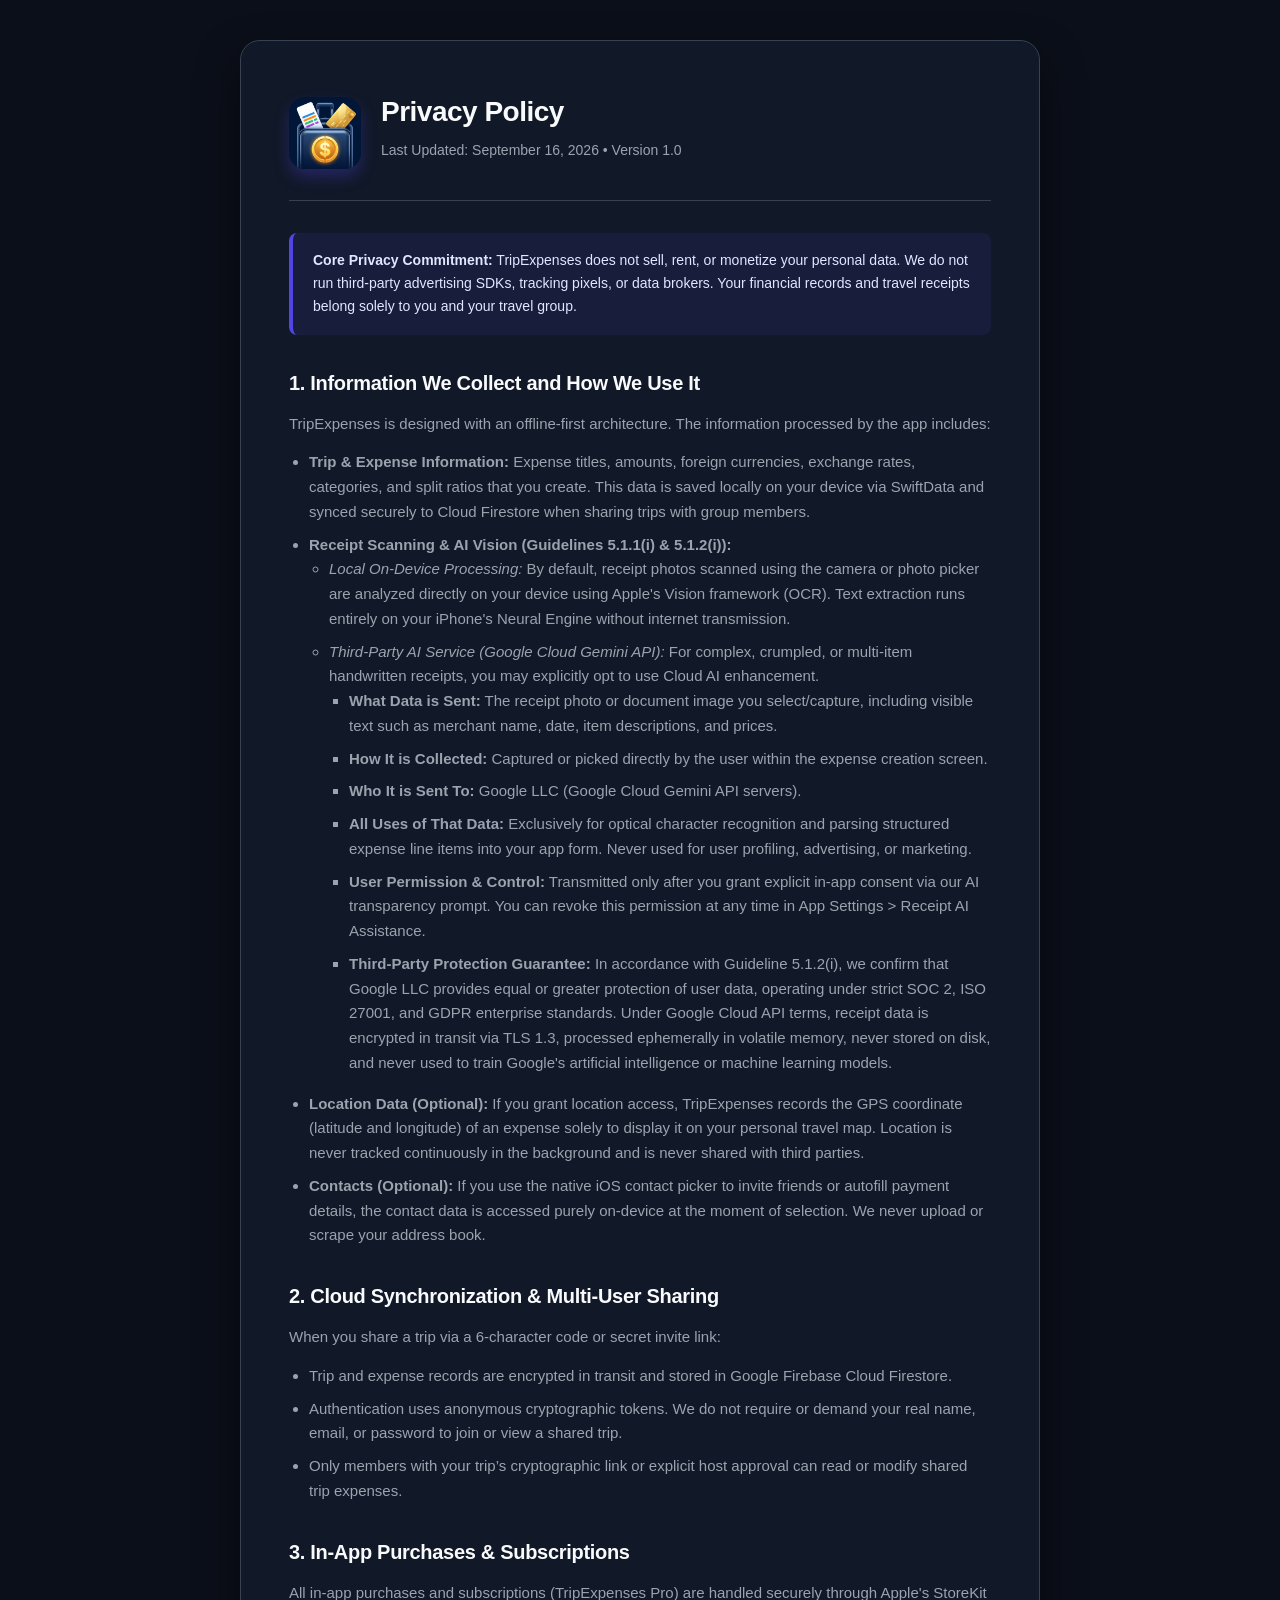
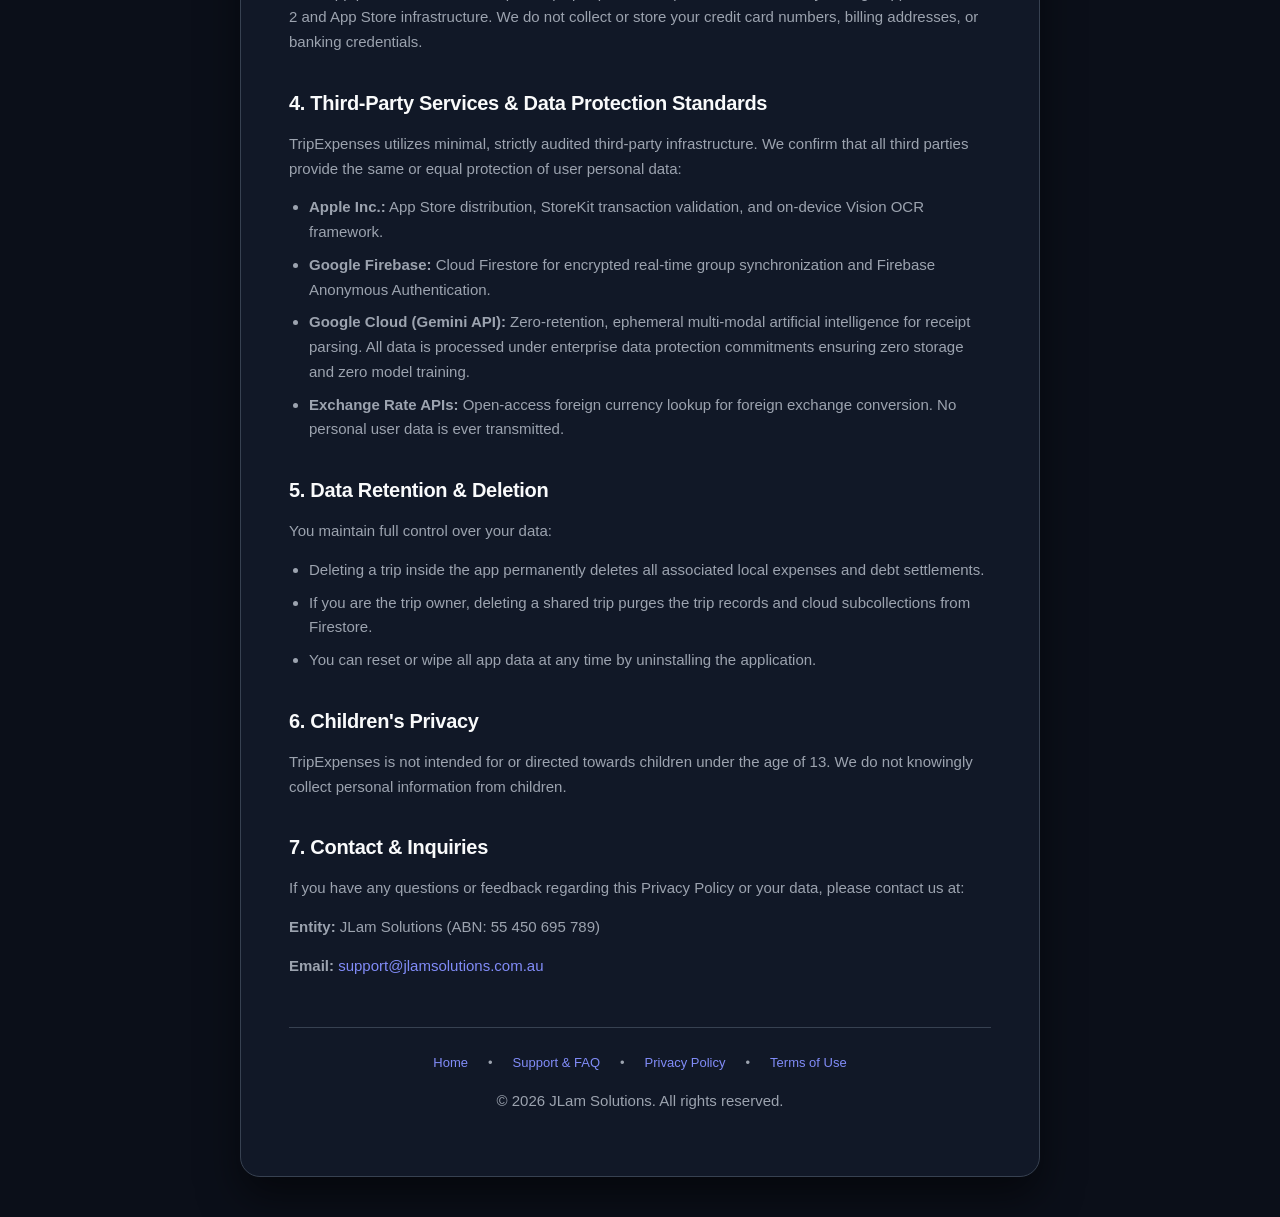
<file: privacy.html>
<!DOCTYPE html>
<html lang="en">
<head>
    <meta charset="UTF-8">
    <meta name="viewport" content="width=device-width, initial-scale=1.0">
    <title>Privacy Policy - TripExpenses</title>
    <link rel="icon" type="image/png" href="app-icon.png">
    <style>
        :root {
            --primary: #4F46E5;
            --primary-dark: #3730A3;
            --bg: #0B0F19;
            --surface: #111827;
            --surface-card: #1F2937;
            --text-main: #F9FAFB;
            --text-muted: #9CA3AF;
            --border: #374151;
            --accent: #10B981;
        }

        * {
            box-sizing: border-box;
            margin: 0;
            padding: 0;
        }

        body {
            font-family: -apple-system, BlinkMacSystemFont, "SF Pro Display", "SF Pro Text", "Helvetica Neue", sans-serif;
            background-color: var(--bg);
            color: var(--text-main);
            line-height: 1.65;
            padding: 40px 20px;
        }

        .container {
            max-width: 800px;
            margin: 0 auto;
            background: var(--surface);
            border: 1px solid var(--border);
            border-radius: 20px;
            padding: 48px;
            box-shadow: 0 20px 40px rgba(0, 0, 0, 0.5);
        }

        .header {
            display: flex;
            align-items: center;
            gap: 20px;
            margin-bottom: 32px;
            padding-bottom: 24px;
            border-bottom: 1px solid var(--border);
        }

        .header img {
            width: 72px;
            height: 72px;
            border-radius: 16px;
            box-shadow: 0 8px 16px rgba(79, 70, 229, 0.3);
        }

        .header-title h1 {
            font-size: 28px;
            font-weight: 700;
            letter-spacing: -0.5px;
        }

        .header-title p {
            color: var(--text-muted);
            font-size: 14px;
            margin-top: 4px;
        }

        h2 {
            font-size: 20px;
            color: var(--text-main);
            margin-top: 32px;
            margin-bottom: 12px;
            letter-spacing: -0.3px;
        }

        p, li {
            color: var(--text-muted);
            font-size: 15px;
            margin-bottom: 14px;
        }

        ul {
            padding-left: 20px;
            margin-bottom: 16px;
        }

        li {
            margin-bottom: 8px;
        }

        .highlight-box {
            background: rgba(79, 70, 229, 0.1);
            border-left: 4px solid var(--primary);
            padding: 16px 20px;
            border-radius: 8px;
            margin: 24px 0;
        }

        .highlight-box p {
            color: #E0E7FF;
            margin: 0;
            font-size: 14px;
        }

        a {
            color: #818CF8;
            text-decoration: none;
        }

        a:hover {
            text-decoration: underline;
        }

        .footer {
            margin-top: 48px;
            padding-top: 24px;
            border-top: 1px solid var(--border);
            text-align: center;
            color: var(--text-muted);
            font-size: 13px;
        }

        .nav-links {
            display: flex;
            gap: 20px;
            justify-content: center;
            margin-bottom: 16px;
        }

        @media (max-width: 600px) {
            body { padding: 20px 12px; }
            .container { padding: 24px 18px; }
            .header { flex-direction: column; align-items: flex-start; }
        }
    </style>
</head>
<body>

<div class="container">
    <div class="header">
        <img src="app-icon.png" alt="TripExpenses App Icon">
        <div class="header-title">
            <h1>Privacy Policy</h1>
            <p>Last Updated: September 16, 2026 • Version 1.0</p>
        </div>
    </div>

    <div class="highlight-box">
        <p><strong>Core Privacy Commitment:</strong> TripExpenses does not sell, rent, or monetize your personal data. We do not run third-party advertising SDKs, tracking pixels, or data brokers. Your financial records and travel receipts belong solely to you and your travel group.</p>
    </div>

    <h2>1. Information We Collect and How We Use It</h2>
    <p>TripExpenses is designed with an offline-first architecture. The information processed by the app includes:</p>
    <ul>
        <li><strong>Trip & Expense Information:</strong> Expense titles, amounts, foreign currencies, exchange rates, categories, and split ratios that you create. This data is saved locally on your device via SwiftData and synced securely to Cloud Firestore when sharing trips with group members.</li>
        <li><strong>Receipt Scanning & AI Vision (Guidelines 5.1.1(i) & 5.1.2(i)):</strong> 
            <ul>
                <li><em>Local On-Device Processing:</em> By default, receipt photos scanned using the camera or photo picker are analyzed directly on your device using Apple's Vision framework (OCR). Text extraction runs entirely on your iPhone's Neural Engine without internet transmission.</li>
                <li><em>Third-Party AI Service (Google Cloud Gemini API):</em> For complex, crumpled, or multi-item handwritten receipts, you may explicitly opt to use Cloud AI enhancement.
                    <ul>
                        <li><strong>What Data is Sent:</strong> The receipt photo or document image you select/capture, including visible text such as merchant name, date, item descriptions, and prices.</li>
                        <li><strong>How It is Collected:</strong> Captured or picked directly by the user within the expense creation screen.</li>
                        <li><strong>Who It is Sent To:</strong> Google LLC (Google Cloud Gemini API servers).</li>
                        <li><strong>All Uses of That Data:</strong> Exclusively for optical character recognition and parsing structured expense line items into your app form. Never used for user profiling, advertising, or marketing.</li>
                        <li><strong>User Permission & Control:</strong> Transmitted only after you grant explicit in-app consent via our AI transparency prompt. You can revoke this permission at any time in App Settings &gt; Receipt AI Assistance.</li>
                        <li><strong>Third-Party Protection Guarantee:</strong> In accordance with Guideline 5.1.2(i), we confirm that Google LLC provides equal or greater protection of user data, operating under strict SOC 2, ISO 27001, and GDPR enterprise standards. Under Google Cloud API terms, receipt data is encrypted in transit via TLS 1.3, processed ephemerally in volatile memory, never stored on disk, and never used to train Google's artificial intelligence or machine learning models.</li>
                    </ul>
                </li>
            </ul>
        </li>
        <li><strong>Location Data (Optional):</strong> If you grant location access, TripExpenses records the GPS coordinate (latitude and longitude) of an expense solely to display it on your personal travel map. Location is never tracked continuously in the background and is never shared with third parties.</li>
        <li><strong>Contacts (Optional):</strong> If you use the native iOS contact picker to invite friends or autofill payment details, the contact data is accessed purely on-device at the moment of selection. We never upload or scrape your address book.</li>
    </ul>

    <h2>2. Cloud Synchronization & Multi-User Sharing</h2>
    <p>When you share a trip via a 6-character code or secret invite link:</p>
    <ul>
        <li>Trip and expense records are encrypted in transit and stored in Google Firebase Cloud Firestore.</li>
        <li>Authentication uses anonymous cryptographic tokens. We do not require or demand your real name, email, or password to join or view a shared trip.</li>
        <li>Only members with your trip’s cryptographic link or explicit host approval can read or modify shared trip expenses.</li>
    </ul>

    <h2>3. In-App Purchases & Subscriptions</h2>
    <p>All in-app purchases and subscriptions (TripExpenses Pro) are handled securely through Apple's StoreKit 2 and App Store infrastructure. We do not collect or store your credit card numbers, billing addresses, or banking credentials.</p>

    <h2>4. Third-Party Services & Data Protection Standards</h2>
    <p>TripExpenses utilizes minimal, strictly audited third-party infrastructure. We confirm that all third parties provide the same or equal protection of user personal data:</p>
    <ul>
        <li><strong>Apple Inc.:</strong> App Store distribution, StoreKit transaction validation, and on-device Vision OCR framework.</li>
        <li><strong>Google Firebase:</strong> Cloud Firestore for encrypted real-time group synchronization and Firebase Anonymous Authentication.</li>
        <li><strong>Google Cloud (Gemini API):</strong> Zero-retention, ephemeral multi-modal artificial intelligence for receipt parsing. All data is processed under enterprise data protection commitments ensuring zero storage and zero model training.</li>
        <li><strong>Exchange Rate APIs:</strong> Open-access foreign currency lookup for foreign exchange conversion. No personal user data is ever transmitted.</li>
    </ul>

    <h2>5. Data Retention & Deletion</h2>
    <p>You maintain full control over your data:</p>
    <ul>
        <li>Deleting a trip inside the app permanently deletes all associated local expenses and debt settlements.</li>
        <li>If you are the trip owner, deleting a shared trip purges the trip records and cloud subcollections from Firestore.</li>
        <li>You can reset or wipe all app data at any time by uninstalling the application.</li>
    </ul>

    <h2>6. Children's Privacy</h2>
    <p>TripExpenses is not intended for or directed towards children under the age of 13. We do not knowingly collect personal information from children.</p>

    <h2>7. Contact & Inquiries</h2>
    <p>If you have any questions or feedback regarding this Privacy Policy or your data, please contact us at:</p>
    <p><strong>Entity:</strong> JLam Solutions (ABN: 55 450 695 789)</p>
    <p><strong>Email:</strong> <a href="mailto:support@jlamsolutions.com.au">support@jlamsolutions.com.au</a></p>

    <div class="footer">
        <div class="nav-links">
            <a href="index.html">Home</a>
            <span>•</span>
            <a href="support.html">Support & FAQ</a>
            <span>•</span>
            <a href="privacy.html">Privacy Policy</a>
            <span>•</span>
            <a href="terms.html">Terms of Use</a>
        </div>
        <p>© 2026 JLam Solutions. All rights reserved.</p>
    </div>
</div>

</body>
</html>
</file>
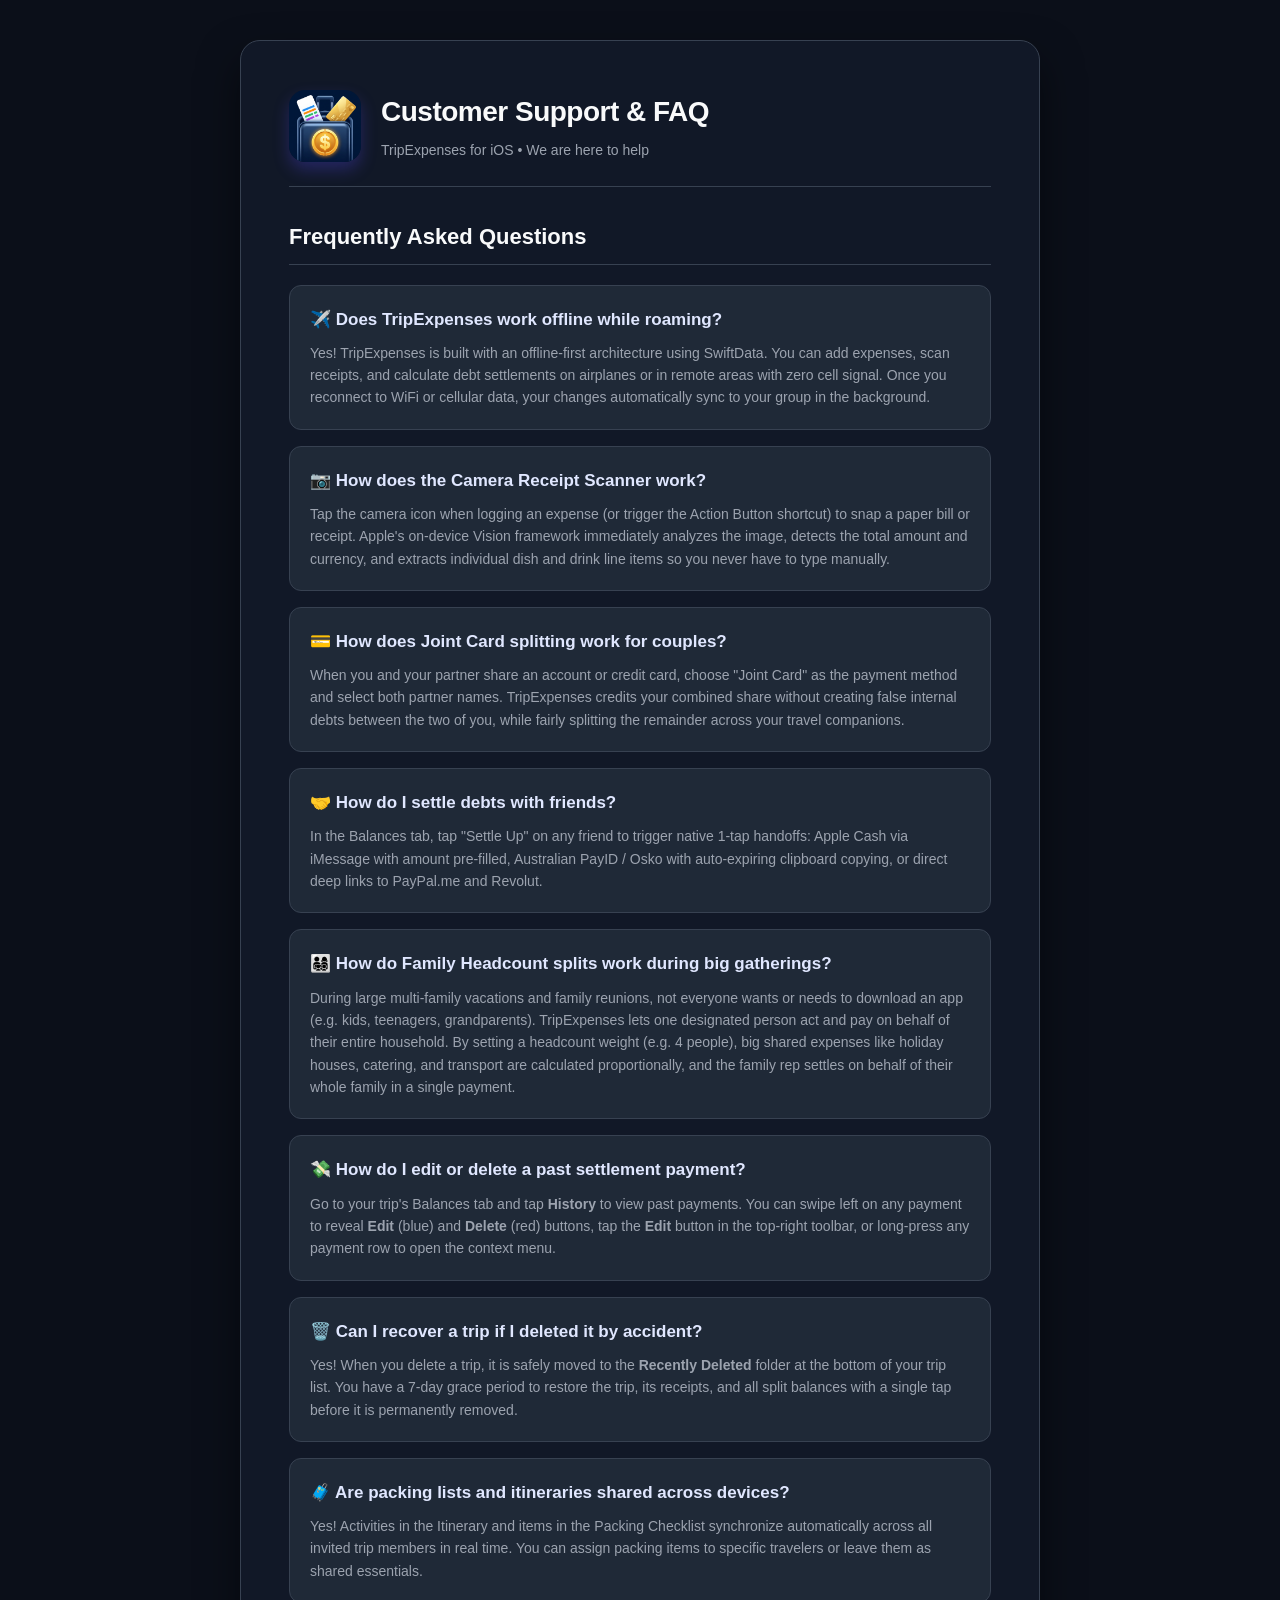
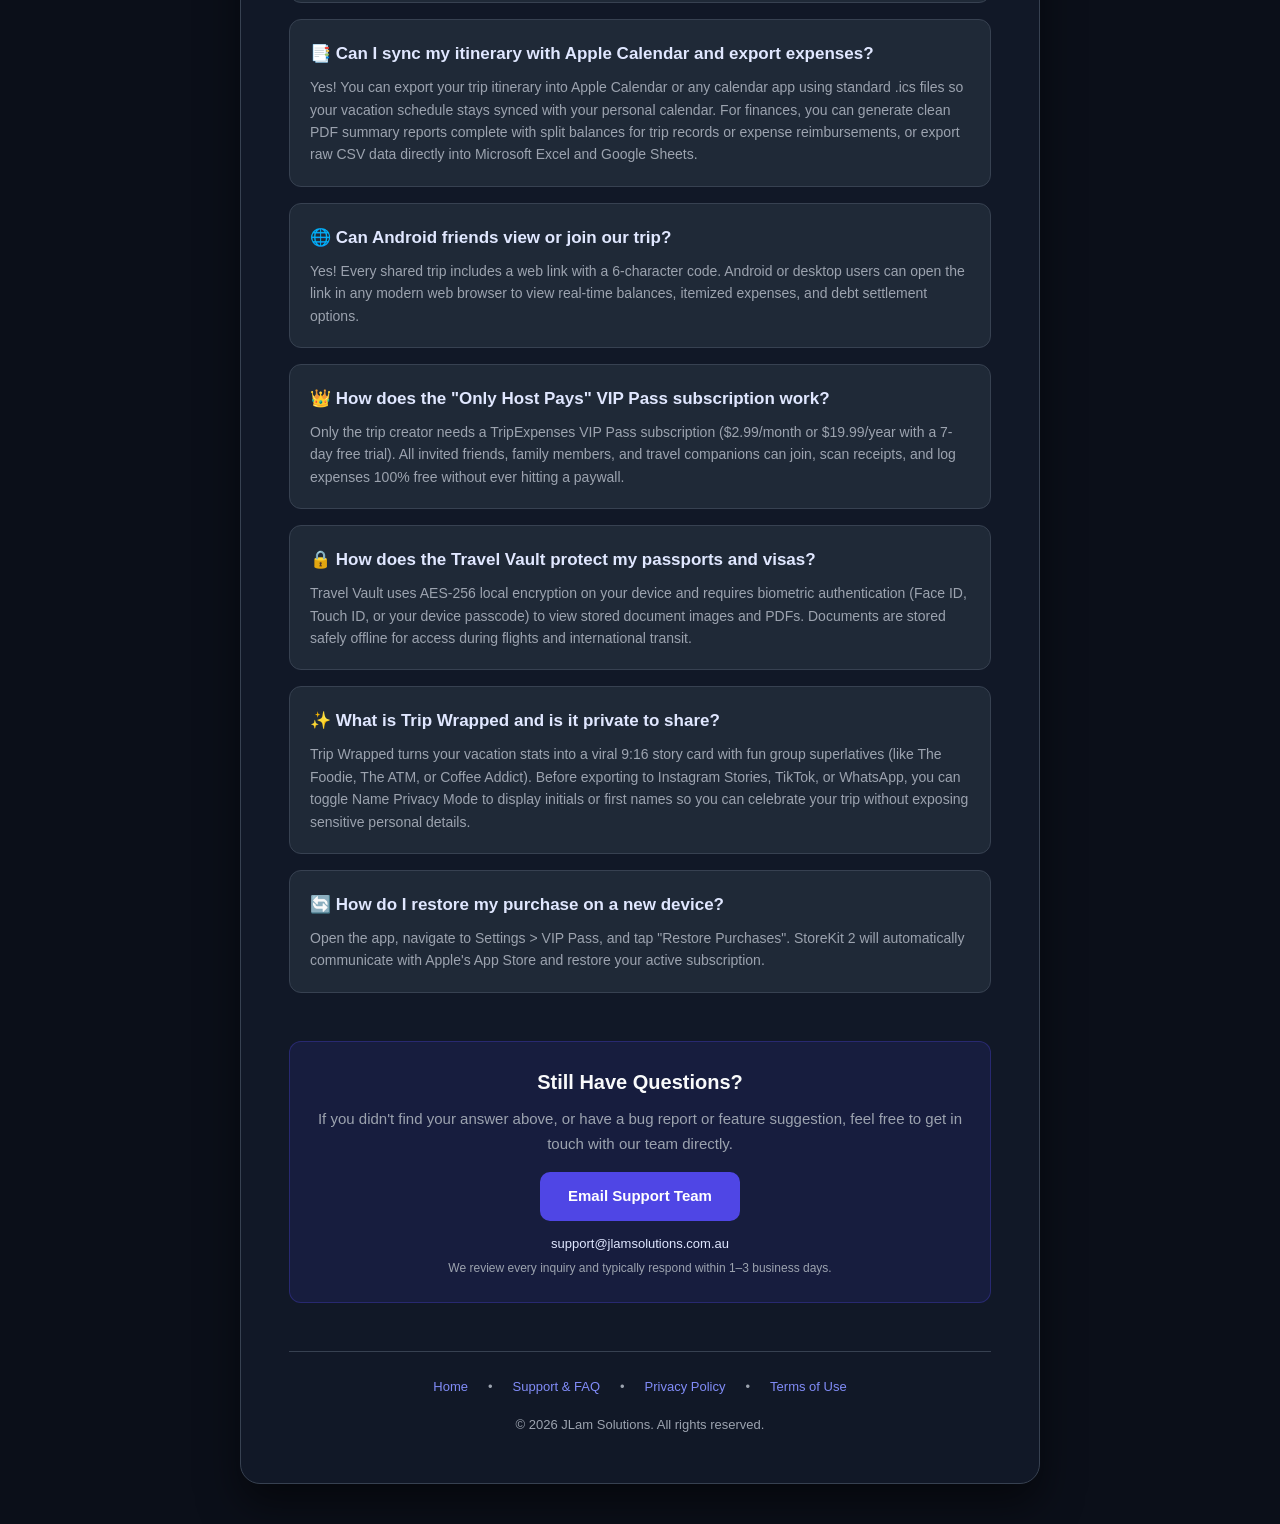
<file: support.html>
<!DOCTYPE html>
<html lang="en">
<head>
    <meta charset="UTF-8">
    <meta name="viewport" content="width=device-width, initial-scale=1.0">
    <meta http-equiv="Cache-Control" content="no-cache, no-store, must-revalidate">
    <meta http-equiv="Pragma" content="no-cache">
    <meta http-equiv="Expires" content="0">
    <title>Support & FAQ - TripExpenses</title>
    <link rel="icon" type="image/png" href="app-icon.png">
    <style>
        :root {
            --primary: #4F46E5;
            --primary-dark: #3730A3;
            --bg: #0B0F19;
            --surface: #111827;
            --surface-card: #1F2937;
            --text-main: #F9FAFB;
            --text-muted: #9CA3AF;
            --border: #374151;
            --accent: #10B981;
        }

        * {
            box-sizing: border-box;
            margin: 0;
            padding: 0;
        }

        body {
            font-family: -apple-system, BlinkMacSystemFont, "SF Pro Display", "SF Pro Text", "Helvetica Neue", sans-serif;
            background-color: var(--bg);
            color: var(--text-main);
            line-height: 1.65;
            padding: 40px 20px;
        }

        .container {
            max-width: 800px;
            margin: 0 auto;
            background: var(--surface);
            border: 1px solid var(--border);
            border-radius: 20px;
            padding: 48px;
            box-shadow: 0 20px 40px rgba(0, 0, 0, 0.5);
        }

        .header {
            display: flex;
            align-items: center;
            gap: 20px;
            margin-bottom: 32px;
            padding-bottom: 24px;
            border-bottom: 1px solid var(--border);
        }

        .header img {
            width: 72px;
            height: 72px;
            border-radius: 16px;
            box-shadow: 0 8px 16px rgba(79, 70, 229, 0.3);
        }

        .header-title h1 {
            font-size: 28px;
            font-weight: 700;
            letter-spacing: -0.5px;
        }

        .header-title p {
            color: var(--text-muted);
            font-size: 14px;
            margin-top: 4px;
        }

        .contact-card {
            background: rgba(79, 70, 229, 0.12);
            border: 1px solid rgba(79, 70, 229, 0.3);
            border-radius: 12px;
            padding: 24px;
            margin-bottom: 36px;
            text-align: center;
        }

        .contact-card h2 {
            font-size: 20px;
            margin-bottom: 8px;
            color: var(--text-main);
        }

        .contact-card p {
            color: var(--text-muted);
            font-size: 15px;
            margin-bottom: 16px;
        }

        .contact-btn {
            display: inline-block;
            background: var(--primary);
            color: white;
            font-weight: 600;
            font-size: 15px;
            padding: 12px 28px;
            border-radius: 10px;
            text-decoration: none;
            transition: background 0.2s ease;
        }

        .contact-btn:hover {
            background: var(--primary-dark);
            text-decoration: none;
        }

        .faq-section h2 {
            font-size: 22px;
            margin-bottom: 20px;
            border-bottom: 1px solid var(--border);
            padding-bottom: 8px;
        }

        .faq-item {
            background: var(--surface-card);
            border: 1px solid var(--border);
            border-radius: 12px;
            padding: 20px;
            margin-bottom: 16px;
        }

        .faq-item h3 {
            font-size: 17px;
            font-weight: 600;
            margin-bottom: 8px;
            color: #E0E7FF;
        }

        .faq-item p {
            color: var(--text-muted);
            font-size: 14px;
            margin-bottom: 0;
            line-height: 1.6;
        }

        a {
            color: #818CF8;
            text-decoration: none;
        }

        a:hover {
            text-decoration: underline;
        }

        .footer {
            margin-top: 48px;
            padding-top: 24px;
            border-top: 1px solid var(--border);
            text-align: center;
            color: var(--text-muted);
            font-size: 13px;
        }

        .nav-links {
            display: flex;
            gap: 20px;
            justify-content: center;
            margin-bottom: 16px;
        }

        @media (max-width: 600px) {
            body { padding: 20px 12px; }
            .container { padding: 24px 18px; }
            .header { flex-direction: column; align-items: flex-start; }
        }
    </style>
</head>
<body>

<div class="container">
    <div class="header">
        <img src="app-icon.png" alt="TripExpenses App Icon">
        <div class="header-title">
            <h1>Customer Support & FAQ</h1>
            <p>TripExpenses for iOS • We are here to help</p>
        </div>
    </div>

    <div class="faq-section">
        <h2>Frequently Asked Questions</h2>

        <div class="faq-item">
            <h3>✈️ Does TripExpenses work offline while roaming?</h3>
            <p>Yes! TripExpenses is built with an offline-first architecture using SwiftData. You can add expenses, scan receipts, and calculate debt settlements on airplanes or in remote areas with zero cell signal. Once you reconnect to WiFi or cellular data, your changes automatically sync to your group in the background.</p>
        </div>

        <div class="faq-item">
            <h3>📷 How does the Camera Receipt Scanner work?</h3>
            <p>Tap the camera icon when logging an expense (or trigger the Action Button shortcut) to snap a paper bill or receipt. Apple's on-device Vision framework immediately analyzes the image, detects the total amount and currency, and extracts individual dish and drink line items so you never have to type manually.</p>
        </div>

        <div class="faq-item">
            <h3>💳 How does Joint Card splitting work for couples?</h3>
            <p>When you and your partner share an account or credit card, choose "Joint Card" as the payment method and select both partner names. TripExpenses credits your combined share without creating false internal debts between the two of you, while fairly splitting the remainder across your travel companions.</p>
        </div>

        <div class="faq-item">
            <h3>🤝 How do I settle debts with friends?</h3>
            <p>In the Balances tab, tap "Settle Up" on any friend to trigger native 1-tap handoffs: Apple Cash via iMessage with amount pre-filled, Australian PayID / Osko with auto-expiring clipboard copying, or direct deep links to PayPal.me and Revolut.</p>
        </div>

        <div class="faq-item">
            <h3>👨‍👩‍👧‍👦 How do Family Headcount splits work during big gatherings?</h3>
            <p>During large multi-family vacations and family reunions, not everyone wants or needs to download an app (e.g. kids, teenagers, grandparents). TripExpenses lets one designated person act and pay on behalf of their entire household. By setting a headcount weight (e.g. 4 people), big shared expenses like holiday houses, catering, and transport are calculated proportionally, and the family rep settles on behalf of their whole family in a single payment.</p>
        </div>

        <div class="faq-item">
            <h3>💸 How do I edit or delete a past settlement payment?</h3>
            <p>Go to your trip's Balances tab and tap <strong>History</strong> to view past payments. You can swipe left on any payment to reveal <strong>Edit</strong> (blue) and <strong>Delete</strong> (red) buttons, tap the <strong>Edit</strong> button in the top-right toolbar, or long-press any payment row to open the context menu.</p>
        </div>

        <div class="faq-item">
            <h3>🗑️ Can I recover a trip if I deleted it by accident?</h3>
            <p>Yes! When you delete a trip, it is safely moved to the <strong>Recently Deleted</strong> folder at the bottom of your trip list. You have a 7-day grace period to restore the trip, its receipts, and all split balances with a single tap before it is permanently removed.</p>
        </div>

        <div class="faq-item">
            <h3>🧳 Are packing lists and itineraries shared across devices?</h3>
            <p>Yes! Activities in the Itinerary and items in the Packing Checklist synchronize automatically across all invited trip members in real time. You can assign packing items to specific travelers or leave them as shared essentials.</p>
        </div>

        <div class="faq-item">
            <h3>📑 Can I sync my itinerary with Apple Calendar and export expenses?</h3>
            <p>Yes! You can export your trip itinerary into Apple Calendar or any calendar app using standard .ics files so your vacation schedule stays synced with your personal calendar. For finances, you can generate clean PDF summary reports complete with split balances for trip records or expense reimbursements, or export raw CSV data directly into Microsoft Excel and Google Sheets.</p>
        </div>

        <div class="faq-item">
            <h3>🌐 Can Android friends view or join our trip?</h3>
            <p>Yes! Every shared trip includes a web link with a 6-character code. Android or desktop users can open the link in any modern web browser to view real-time balances, itemized expenses, and debt settlement options.</p>
        </div>

        <div class="faq-item">
            <h3>👑 How does the "Only Host Pays" VIP Pass subscription work?</h3>
            <p>Only the trip creator needs a TripExpenses VIP Pass subscription ($2.99/month or $19.99/year with a 7-day free trial). All invited friends, family members, and travel companions can join, scan receipts, and log expenses 100% free without ever hitting a paywall.</p>
        </div>

        <div class="faq-item">
            <h3>🔒 How does the Travel Vault protect my passports and visas?</h3>
            <p>Travel Vault uses AES-256 local encryption on your device and requires biometric authentication (Face ID, Touch ID, or your device passcode) to view stored document images and PDFs. Documents are stored safely offline for access during flights and international transit.</p>
        </div>

        <div class="faq-item">
            <h3>✨ What is Trip Wrapped and is it private to share?</h3>
            <p>Trip Wrapped turns your vacation stats into a viral 9:16 story card with fun group superlatives (like The Foodie, The ATM, or Coffee Addict). Before exporting to Instagram Stories, TikTok, or WhatsApp, you can toggle Name Privacy Mode to display initials or first names so you can celebrate your trip without exposing sensitive personal details.</p>
        </div>

        <div class="faq-item">
            <h3>🔄 How do I restore my purchase on a new device?</h3>
            <p>Open the app, navigate to Settings > VIP Pass, and tap "Restore Purchases". StoreKit 2 will automatically communicate with Apple's App Store and restore your active subscription.</p>
        </div>
    </div>

    <div class="contact-card" style="margin-top: 48px;">
        <h2>Still Have Questions?</h2>
        <p>If you didn't find your answer above, or have a bug report or feature suggestion, feel free to get in touch with our team directly.</p>
        <a href="mailto:support@jlamsolutions.com.au?subject=TripExpenses%20Support%20Request" class="contact-btn">Email Support Team</a>
        <p style="font-size: 13px; margin-top: 12px; margin-bottom: 4px; color: #E0E7FF;">support@jlamsolutions.com.au</p>
        <p style="font-size: 12px; margin-top: 4px; margin-bottom: 0; color: #9CA3AF;">We review every inquiry and typically respond within 1–3 business days.</p>
    </div>

    <div class="footer">
        <div class="nav-links">
            <a href="index.html">Home</a>
            <span>•</span>
            <a href="support.html">Support & FAQ</a>
            <span>•</span>
            <a href="privacy.html">Privacy Policy</a>
            <span>•</span>
            <a href="terms.html">Terms of Use</a>
        </div>
        <p>© 2026 JLam Solutions. All rights reserved.</p>
    </div>
</div>

</body>
</html>
</file>
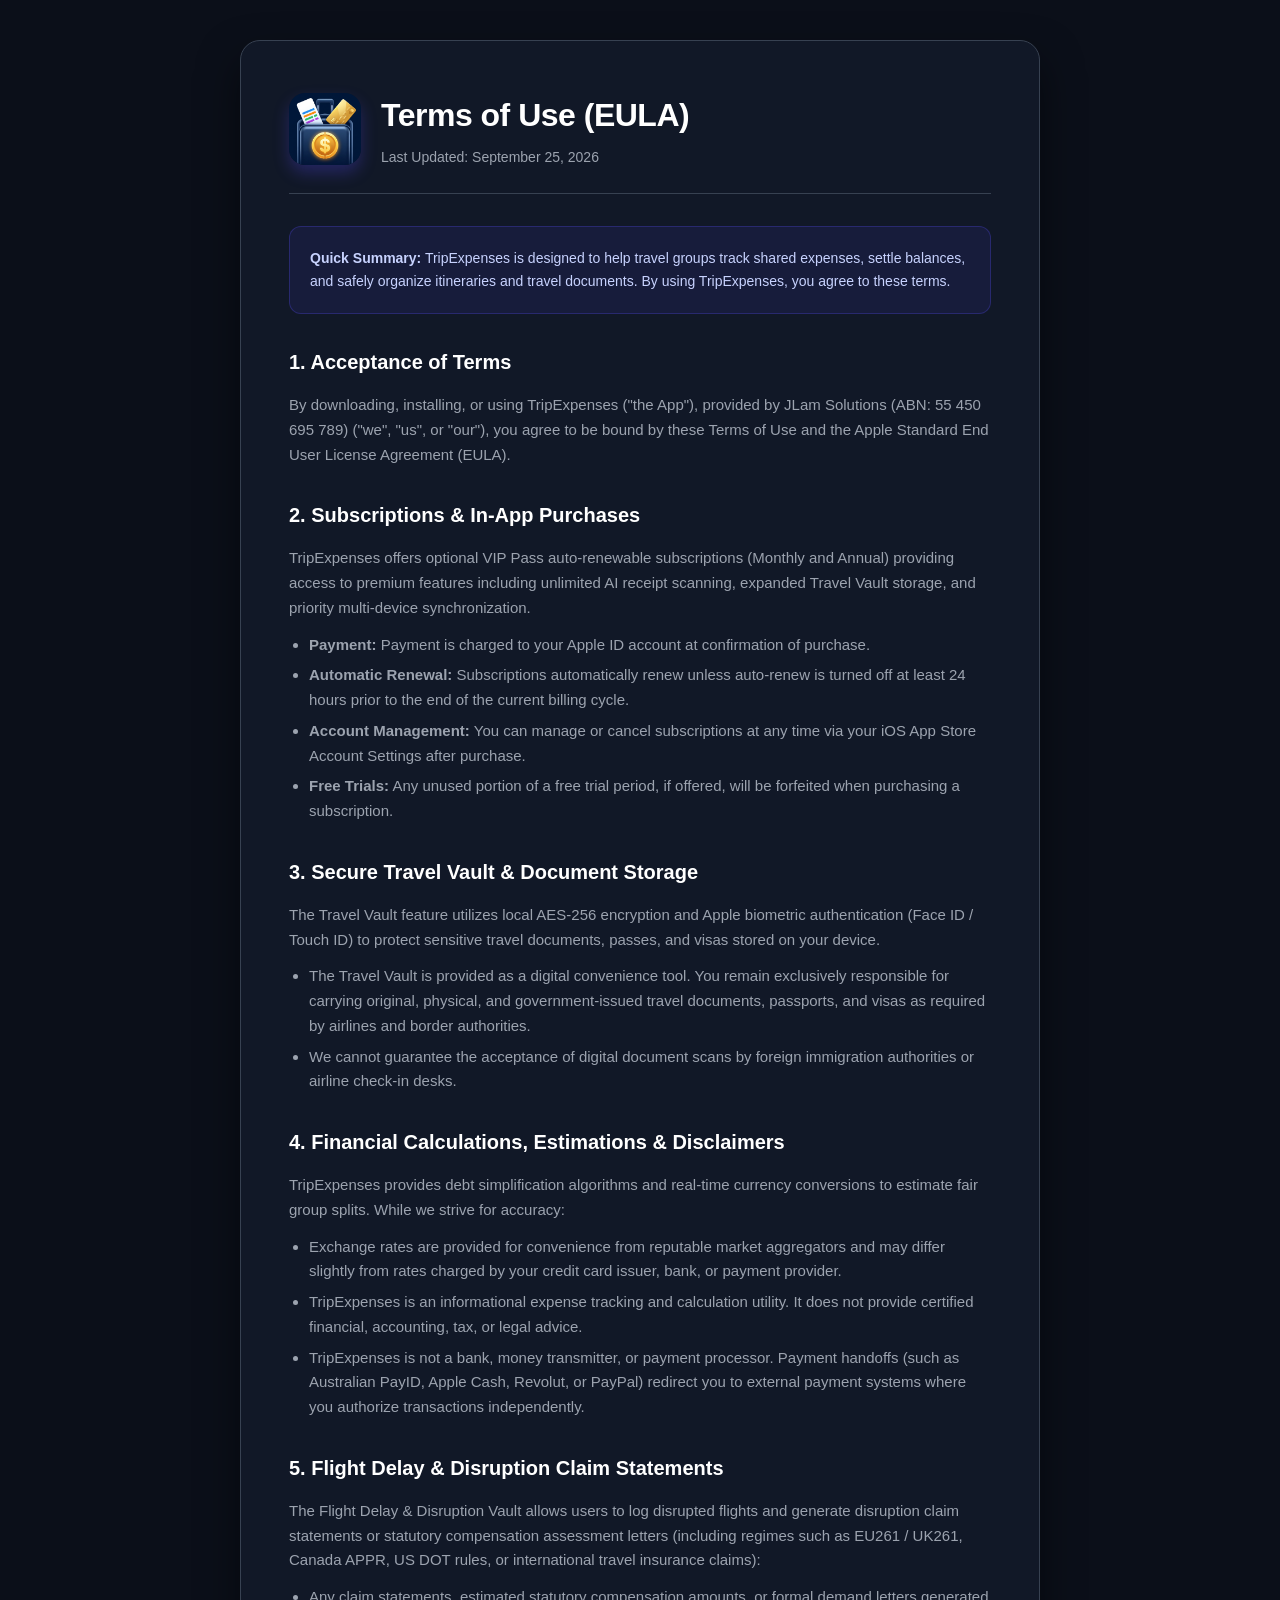
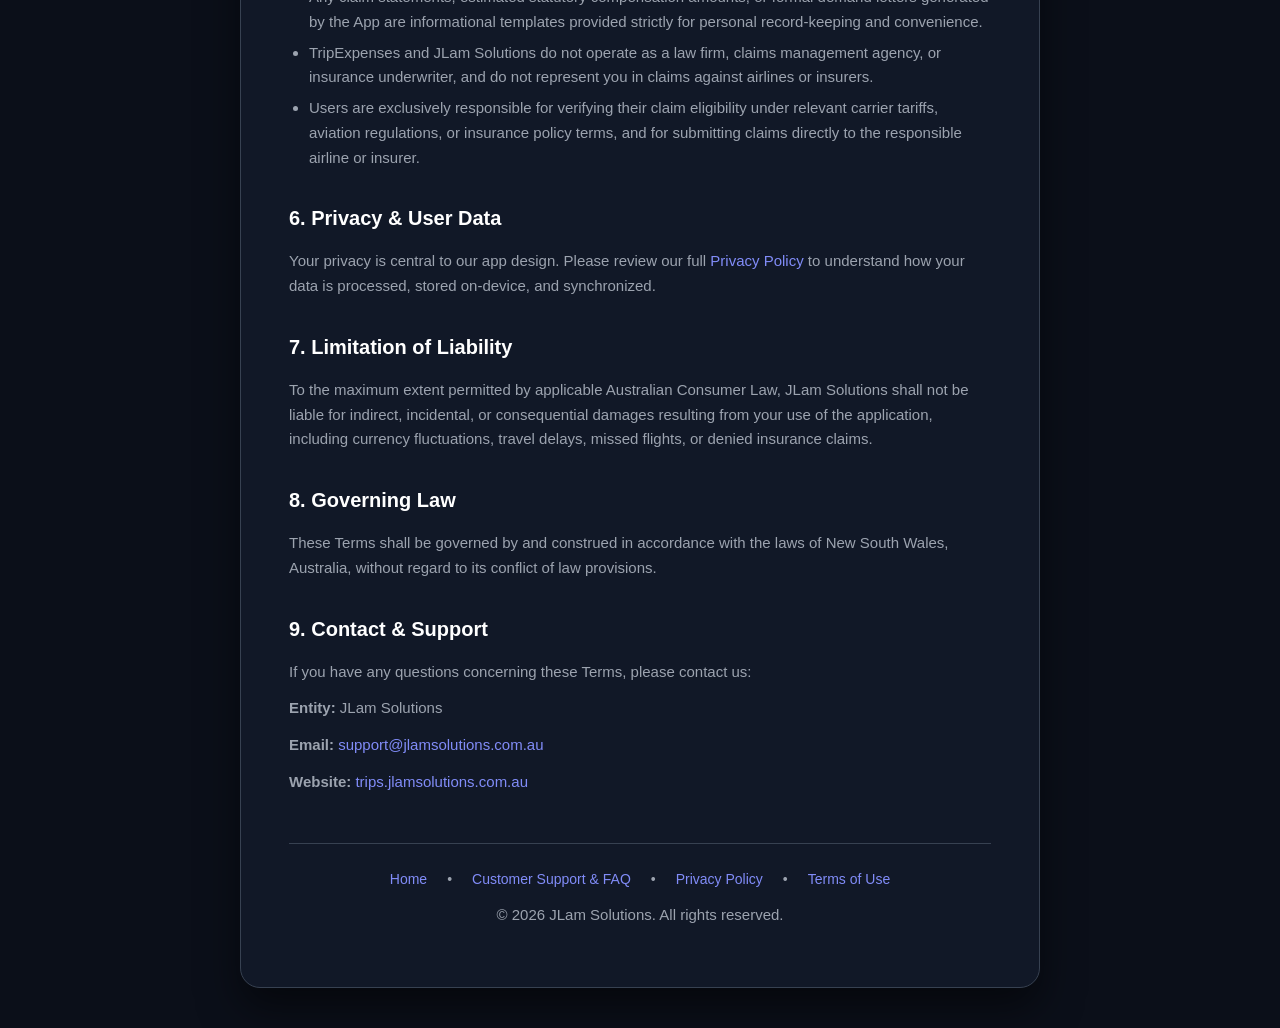
<file: terms.html>
<!DOCTYPE html>
<html lang="en">
<head>
    <meta charset="UTF-8">
    <meta name="viewport" content="width=device-width, initial-scale=1.0">
    <title>Terms of Use - TripExpenses</title>
    <link rel="icon" type="image/png" href="app-icon.png">
    <style>
        :root {
            --primary: #4F46E5;
            --primary-dark: #3730A3;
            --bg: #0B0F19;
            --surface: #111827;
            --surface-card: #1F2937;
            --text-main: #F9FAFB;
            --text-muted: #9CA3AF;
            --border: #374151;
            --accent: #10B981;
        }

        * {
            box-sizing: border-box;
            margin: 0;
            padding: 0;
        }

        body {
            font-family: -apple-system, BlinkMacSystemFont, "SF Pro Display", "SF Pro Text", "Helvetica Neue", sans-serif;
            background-color: var(--bg);
            color: var(--text-main);
            line-height: 1.65;
            padding: 40px 20px;
        }

        .container {
            max-width: 800px;
            margin: 0 auto;
            background: var(--surface);
            border: 1px solid var(--border);
            border-radius: 20px;
            padding: 48px;
            box-shadow: 0 20px 40px rgba(0, 0, 0, 0.5);
        }

        .header {
            display: flex;
            align-items: center;
            gap: 20px;
            margin-bottom: 32px;
            padding-bottom: 24px;
            border-bottom: 1px solid var(--border);
        }

        .header img {
            width: 72px;
            height: 72px;
            border-radius: 16px;
            box-shadow: 0 8px 16px rgba(79, 70, 229, 0.3);
        }

        h1 {
            font-size: 32px;
            font-weight: 800;
            color: #FFFFFF;
            letter-spacing: -0.5px;
        }

        .last-updated {
            color: var(--text-muted);
            font-size: 14px;
            margin-top: 4px;
        }

        h2 {
            font-size: 20px;
            font-weight: 700;
            color: #FFFFFF;
            margin: 32px 0 14px;
            display: flex;
            align-items: center;
            gap: 8px;
        }

        p, li {
            color: var(--text-muted);
            font-size: 15px;
            margin-bottom: 12px;
        }

        ul {
            padding-left: 20px;
            margin-bottom: 16px;
        }

        li {
            margin-bottom: 6px;
        }

        .highlight-box {
            background: rgba(79, 70, 229, 0.1);
            border: 1px solid rgba(79, 70, 229, 0.3);
            border-radius: 12px;
            padding: 20px;
            margin: 20px 0;
        }

        .highlight-box p {
            color: #C7D2FE;
            margin: 0;
            font-size: 14px;
        }

        a {
            color: #818CF8;
            text-decoration: none;
        }

        a:hover {
            text-decoration: underline;
        }

        .footer {
            margin-top: 48px;
            padding-top: 24px;
            border-top: 1px solid var(--border);
            text-align: center;
            font-size: 14px;
            color: var(--text-muted);
        }

        .nav-links {
            display: flex;
            gap: 20px;
            justify-content: center;
            margin-bottom: 12px;
        }

        @media (max-width: 600px) {
            .container {
                padding: 24px;
            }
            .header {
                flex-direction: column;
                text-align: center;
            }
        }
    </style>
</head>
<body>

<div class="container">
    <div class="header">
        <img src="app-icon.png" alt="TripExpenses App Icon">
        <div>
            <h1>Terms of Use (EULA)</h1>
            <div class="last-updated">Last Updated: September 25, 2026</div>
        </div>
    </div>

    <div class="highlight-box">
        <p><strong>Quick Summary:</strong> TripExpenses is designed to help travel groups track shared expenses, settle balances, and safely organize itineraries and travel documents. By using TripExpenses, you agree to these terms.</p>
    </div>

    <h2>1. Acceptance of Terms</h2>
    <p>By downloading, installing, or using TripExpenses ("the App"), provided by JLam Solutions (ABN: 55 450 695 789) ("we", "us", or "our"), you agree to be bound by these Terms of Use and the Apple Standard End User License Agreement (EULA).</p>

    <h2>2. Subscriptions & In-App Purchases</h2>
    <p>TripExpenses offers optional VIP Pass auto-renewable subscriptions (Monthly and Annual) providing access to premium features including unlimited AI receipt scanning, expanded Travel Vault storage, and priority multi-device synchronization.</p>
    <ul>
        <li><strong>Payment:</strong> Payment is charged to your Apple ID account at confirmation of purchase.</li>
        <li><strong>Automatic Renewal:</strong> Subscriptions automatically renew unless auto-renew is turned off at least 24 hours prior to the end of the current billing cycle.</li>
        <li><strong>Account Management:</strong> You can manage or cancel subscriptions at any time via your iOS App Store Account Settings after purchase.</li>
        <li><strong>Free Trials:</strong> Any unused portion of a free trial period, if offered, will be forfeited when purchasing a subscription.</li>
    </ul>

    <h2>3. Secure Travel Vault & Document Storage</h2>
    <p>The Travel Vault feature utilizes local AES-256 encryption and Apple biometric authentication (Face ID / Touch ID) to protect sensitive travel documents, passes, and visas stored on your device.</p>
    <ul>
        <li>The Travel Vault is provided as a digital convenience tool. You remain exclusively responsible for carrying original, physical, and government-issued travel documents, passports, and visas as required by airlines and border authorities.</li>
        <li>We cannot guarantee the acceptance of digital document scans by foreign immigration authorities or airline check-in desks.</li>
    </ul>

    <h2>4. Financial Calculations, Estimations & Disclaimers</h2>
    <p>TripExpenses provides debt simplification algorithms and real-time currency conversions to estimate fair group splits. While we strive for accuracy:</p>
    <ul>
        <li>Exchange rates are provided for convenience from reputable market aggregators and may differ slightly from rates charged by your credit card issuer, bank, or payment provider.</li>
        <li>TripExpenses is an informational expense tracking and calculation utility. It does not provide certified financial, accounting, tax, or legal advice.</li>
        <li>TripExpenses is not a bank, money transmitter, or payment processor. Payment handoffs (such as Australian PayID, Apple Cash, Revolut, or PayPal) redirect you to external payment systems where you authorize transactions independently.</li>
    </ul>

    <h2>5. Flight Delay & Disruption Claim Statements</h2>
    <p>The Flight Delay & Disruption Vault allows users to log disrupted flights and generate disruption claim statements or statutory compensation assessment letters (including regimes such as EU261 / UK261, Canada APPR, US DOT rules, or international travel insurance claims):</p>
    <ul>
        <li>Any claim statements, estimated statutory compensation amounts, or formal demand letters generated by the App are informational templates provided strictly for personal record-keeping and convenience.</li>
        <li>TripExpenses and JLam Solutions do not operate as a law firm, claims management agency, or insurance underwriter, and do not represent you in claims against airlines or insurers.</li>
        <li>Users are exclusively responsible for verifying their claim eligibility under relevant carrier tariffs, aviation regulations, or insurance policy terms, and for submitting claims directly to the responsible airline or insurer.</li>
    </ul>

    <h2>6. Privacy & User Data</h2>
    <p>Your privacy is central to our app design. Please review our full <a href="privacy.html">Privacy Policy</a> to understand how your data is processed, stored on-device, and synchronized.</p>

    <h2>7. Limitation of Liability</h2>
    <p>To the maximum extent permitted by applicable Australian Consumer Law, JLam Solutions shall not be liable for indirect, incidental, or consequential damages resulting from your use of the application, including currency fluctuations, travel delays, missed flights, or denied insurance claims.</p>

    <h2>8. Governing Law</h2>
    <p>These Terms shall be governed by and construed in accordance with the laws of New South Wales, Australia, without regard to its conflict of law provisions.</p>

    <h2>9. Contact & Support</h2>
    <p>If you have any questions concerning these Terms, please contact us:</p>
    <p><strong>Entity:</strong> JLam Solutions</p>
    <p><strong>Email:</strong> <a href="mailto:support@jlamsolutions.com.au">support@jlamsolutions.com.au</a></p>
    <p><strong>Website:</strong> <a href="https://trips.jlamsolutions.com.au/">trips.jlamsolutions.com.au</a></p>

    <div class="footer">
        <div class="nav-links">
            <a href="index.html">Home</a>
            <span>•</span>
            <a href="support.html">Customer Support & FAQ</a>
            <span>•</span>
            <a href="privacy.html">Privacy Policy</a>
            <span>•</span>
            <a href="terms.html">Terms of Use</a>
        </div>
        <p>© 2026 JLam Solutions. All rights reserved.</p>
    </div>
</div>

</body>
</html>
</file>
